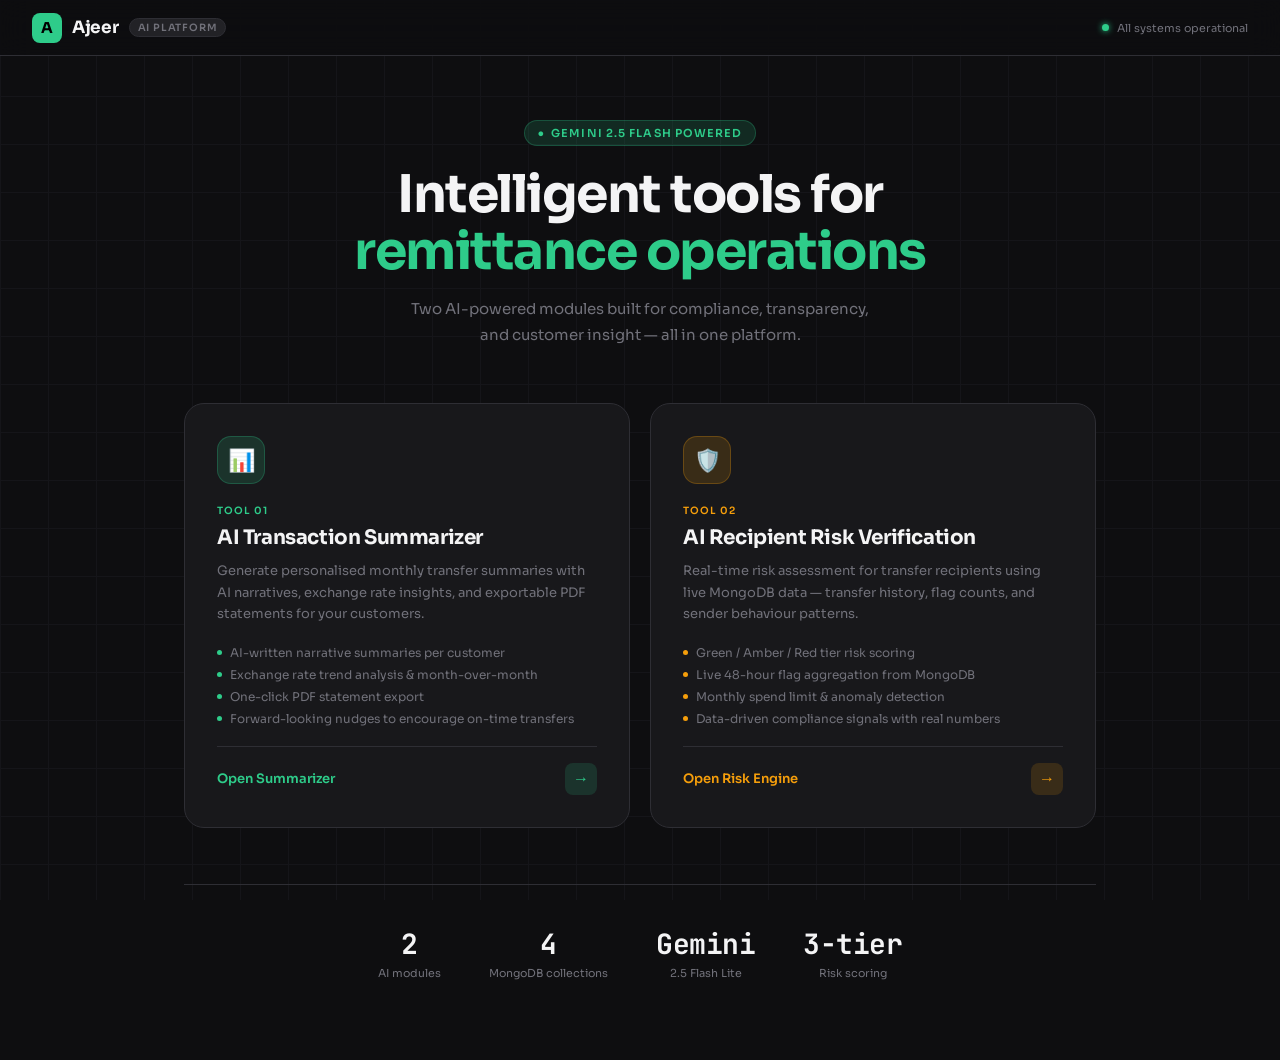
<file: templates/dashboard.html>
<!doctype html>
<html lang="en">
<head>
  <meta charset="UTF-8" />
  <meta name="viewport" content="width=device-width, initial-scale=1.0" />
  <title>Ajeer · AI Dashboard</title>
  <link rel="preconnect" href="https://fonts.googleapis.com">
  <link href="https://fonts.googleapis.com/css2?family=Sora:wght@300;400;500;600;700&family=JetBrains+Mono:wght@400;500&display=swap" rel="stylesheet">
  <style>
    *, *::before, *::after { box-sizing: border-box; margin: 0; padding: 0; }

    :root {
      --bg: #0e0e10;
      --surface: #18181b;
      --surface-2: #222226;
      --border: #2e2e34;
      --text: #f4f4f5;
      --text-muted: #71717a;
      --text-dim: #3f3f46;
      --green: #2ecc8a;
      --green-glow: rgba(46,204,138,0.15);
      --amber: #f59e0b;
      --amber-glow: rgba(245,158,11,0.15);
      --font: 'Sora', sans-serif;
      --mono: 'JetBrains Mono', monospace;
    }

    html, body {
      min-height: 100%;
      background: var(--bg);
      color: var(--text);
      font-family: var(--font);
      -webkit-font-smoothing: antialiased;
    }

    /* Subtle grid bg */
    body::before {
      content: '';
      position: fixed;
      inset: 0;
      background-image:
        linear-gradient(var(--border) 1px, transparent 1px),
        linear-gradient(90deg, var(--border) 1px, transparent 1px);
      background-size: 48px 48px;
      opacity: 0.25;
      pointer-events: none;
      z-index: 0;
    }

    /* ── Topbar ── */
    .topbar {
      position: sticky;
      top: 0;
      z-index: 10;
      background: rgba(14,14,16,0.85);
      backdrop-filter: blur(16px);
      border-bottom: 1px solid var(--border);
      padding: 0 32px;
      height: 56px;
      display: flex;
      align-items: center;
      justify-content: space-between;
    }
    .brand {
      display: flex;
      align-items: center;
      gap: 10px;
    }
    .brand-mark {
      width: 30px; height: 30px;
      background: var(--green);
      color: #000;
      font-weight: 700;
      font-size: 15px;
      border-radius: 8px;
      display: flex; align-items: center; justify-content: center;
    }
    .brand-name { font-weight: 700; font-size: 17px; letter-spacing: -0.3px; }
    .brand-pill {
      font-size: 10px;
      font-weight: 600;
      letter-spacing: 0.08em;
      text-transform: uppercase;
      background: var(--surface-2);
      border: 1px solid var(--border);
      color: var(--text-muted);
      padding: 2px 8px;
      border-radius: 99px;
    }
    .topbar-right {
      display: flex;
      align-items: center;
      gap: 8px;
    }
    .status-dot {
      width: 7px; height: 7px;
      border-radius: 50%;
      background: var(--green);
      box-shadow: 0 0 6px var(--green);
      animation: pulse 2s ease-in-out infinite;
    }
    @keyframes pulse {
      0%, 100% { opacity: 1; }
      50% { opacity: 0.4; }
    }
    .status-label { font-size: 11px; color: var(--text-muted); }

    /* ── Main ── */
    .main {
      position: relative;
      z-index: 1;
      max-width: 960px;
      margin: 0 auto;
      padding: 64px 24px 80px;
    }

    /* ── Hero ── */
    .hero {
      text-align: center;
      margin-bottom: 56px;
    }
    .hero-eyebrow {
      display: inline-flex;
      align-items: center;
      gap: 6px;
      font-size: 11px;
      font-weight: 600;
      letter-spacing: 0.1em;
      text-transform: uppercase;
      color: var(--green);
      margin-bottom: 20px;
      background: var(--green-glow);
      border: 1px solid rgba(46,204,138,0.25);
      padding: 5px 12px;
      border-radius: 99px;
    }
    .hero-title {
      font-size: clamp(32px, 5vw, 52px);
      font-weight: 700;
      letter-spacing: -1.5px;
      line-height: 1.1;
      margin-bottom: 16px;
    }
    .hero-title span { color: var(--green); }
    .hero-sub {
      font-size: 15px;
      color: var(--text-muted);
      max-width: 480px;
      margin: 0 auto;
      line-height: 1.7;
    }

    /* ── Cards grid ── */
    .cards-grid {
      display: grid;
      grid-template-columns: 1fr 1fr;
      gap: 20px;
    }
    @media (max-width: 640px) {
      .cards-grid { grid-template-columns: 1fr; }
    }

    .tool-card {
      background: var(--surface);
      border: 1px solid var(--border);
      border-radius: 20px;
      padding: 32px;
      display: flex;
      flex-direction: column;
      gap: 20px;
      text-decoration: none;
      color: inherit;
      position: relative;
      overflow: hidden;
      transition: border-color 0.25s, transform 0.2s, box-shadow 0.25s;
      cursor: pointer;
    }
    .tool-card::before {
      content: '';
      position: absolute;
      inset: 0;
      opacity: 0;
      transition: opacity 0.3s;
      border-radius: 20px;
    }
    .tool-card.green::before { background: radial-gradient(ellipse at top left, var(--green-glow), transparent 65%); }
    .tool-card.amber::before  { background: radial-gradient(ellipse at top left, var(--amber-glow), transparent 65%); }

    .tool-card:hover {
      transform: translateY(-4px);
    }
    .tool-card.green:hover {
      border-color: rgba(46,204,138,0.45);
      box-shadow: 0 20px 60px rgba(46,204,138,0.1);
    }
    .tool-card.amber:hover {
      border-color: rgba(245,158,11,0.45);
      box-shadow: 0 20px 60px rgba(245,158,11,0.1);
    }
    .tool-card:hover::before { opacity: 1; }

    .card-icon {
      width: 48px; height: 48px;
      border-radius: 14px;
      display: flex; align-items: center; justify-content: center;
      font-size: 22px;
      position: relative;
      z-index: 1;
      flex-shrink: 0;
    }
    .green .card-icon { background: var(--green-glow); border: 1px solid rgba(46,204,138,0.25); }
    .amber .card-icon  { background: var(--amber-glow); border: 1px solid rgba(245,158,11,0.25); }

    .card-body { position: relative; z-index: 1; flex: 1; }
    .card-label {
      font-size: 10px;
      font-weight: 600;
      letter-spacing: 0.1em;
      text-transform: uppercase;
      margin-bottom: 8px;
    }
    .green .card-label { color: var(--green); }
    .amber .card-label  { color: var(--amber); }

    .card-title {
      font-size: 20px;
      font-weight: 700;
      letter-spacing: -0.4px;
      margin-bottom: 10px;
    }
    .card-desc {
      font-size: 13px;
      color: var(--text-muted);
      line-height: 1.65;
    }

    .card-features {
      position: relative;
      z-index: 1;
      display: flex;
      flex-direction: column;
      gap: 7px;
    }
    .feature-row {
      display: flex;
      align-items: center;
      gap: 8px;
      font-size: 12px;
      color: var(--text-muted);
    }
    .feature-dot {
      width: 5px; height: 5px;
      border-radius: 50%;
      flex-shrink: 0;
    }
    .green .feature-dot { background: var(--green); }
    .amber .feature-dot  { background: var(--amber); }

    .card-cta {
      position: relative;
      z-index: 1;
      display: flex;
      align-items: center;
      justify-content: space-between;
      padding-top: 16px;
      border-top: 1px solid var(--border);
    }
    .cta-text {
      font-size: 13px;
      font-weight: 600;
    }
    .green .cta-text { color: var(--green); }
    .amber .cta-text  { color: var(--amber); }

    .cta-arrow {
      width: 32px; height: 32px;
      border-radius: 8px;
      display: flex; align-items: center; justify-content: center;
      font-size: 16px;
      transition: transform 0.2s;
    }
    .green .cta-arrow { background: var(--green-glow); color: var(--green); }
    .amber .cta-arrow  { background: var(--amber-glow); color: var(--amber); }
    .tool-card:hover .cta-arrow { transform: translateX(4px); }

    /* ── Stats strip ── */
    .stats-strip {
      display: flex;
      justify-content: center;
      gap: 48px;
      margin-top: 56px;
      padding-top: 40px;
      border-top: 1px solid var(--border);
    }
    .stat-item { text-align: center; }
    .stat-val {
      font-size: 28px;
      font-weight: 700;
      letter-spacing: -0.5px;
      font-family: var(--mono);
      color: var(--text);
    }
    .stat-label { font-size: 11px; color: var(--text-muted); margin-top: 4px; }

    @media (max-width: 480px) {
      .stats-strip { gap: 24px; }
      .stat-val { font-size: 22px; }
    }
  </style>
</head>
<body>

  <header class="topbar">
    <div class="brand">
      <div class="brand-mark">A</div>
      <span class="brand-name">Ajeer</span>
      <span class="brand-pill">AI Platform</span>
    </div>
    <div class="topbar-right">
      <div class="status-dot"></div>
      <span class="status-label">All systems operational</span>
    </div>
  </header>

  <main class="main">
    <div class="hero">
      <div class="hero-eyebrow">
        <span>●</span> Gemini 2.5 Flash Powered
      </div>
      <h1 class="hero-title">
        Intelligent tools for<br/><span>remittance operations</span>
      </h1>
      <p class="hero-sub">
        Two AI-powered modules built for compliance, transparency, and customer insight — all in one platform.
      </p>
    </div>

    <div class="cards-grid">

      <!-- Card 1: Summarizer -->
      <a href="/summarizer" class="tool-card green">
        <div class="card-icon">📊</div>
        <div class="card-body">
          <div class="card-label">Tool 01</div>
          <div class="card-title">AI Transaction Summarizer</div>
          <div class="card-desc">
            Generate personalised monthly transfer summaries with AI narratives, exchange rate insights, and exportable PDF statements for your customers.
          </div>
        </div>
        <div class="card-features">
          <div class="feature-row">
            <div class="feature-dot"></div>
            <span>AI-written narrative summaries per customer</span>
          </div>
          <div class="feature-row">
            <div class="feature-dot"></div>
            <span>Exchange rate trend analysis & month-over-month</span>
          </div>
          <div class="feature-row">
            <div class="feature-dot"></div>
            <span>One-click PDF statement export</span>
          </div>
          <div class="feature-row">
            <div class="feature-dot"></div>
            <span>Forward-looking nudges to encourage on-time transfers</span>
          </div>
        </div>
        <div class="card-cta">
          <span class="cta-text">Open Summarizer</span>
          <div class="cta-arrow">→</div>
        </div>
      </a>

      <!-- Card 2: Risk Verification -->
      <a href="/verify" class="tool-card amber">
        <div class="card-icon">🛡️</div>
        <div class="card-body">
          <div class="card-label">Tool 02</div>
          <div class="card-title">AI Recipient Risk Verification</div>
          <div class="card-desc">
            Real-time risk assessment for transfer recipients using live MongoDB data — transfer history, flag counts, and sender behaviour patterns.
          </div>
        </div>
        <div class="card-features">
          <div class="feature-row">
            <div class="feature-dot"></div>
            <span>Green / Amber / Red tier risk scoring</span>
          </div>
          <div class="feature-row">
            <div class="feature-dot"></div>
            <span>Live 48-hour flag aggregation from MongoDB</span>
          </div>
          <div class="feature-row">
            <div class="feature-dot"></div>
            <span>Monthly spend limit & anomaly detection</span>
          </div>
          <div class="feature-row">
            <div class="feature-dot"></div>
            <span>Data-driven compliance signals with real numbers</span>
          </div>
        </div>
        <div class="card-cta">
          <span class="cta-text">Open Risk Engine</span>
          <div class="cta-arrow">→</div>
        </div>
      </a>

    </div>

    <div class="stats-strip">
      <div class="stat-item">
        <div class="stat-val">2</div>
        <div class="stat-label">AI modules</div>
      </div>
      <div class="stat-item">
        <div class="stat-val">4</div>
        <div class="stat-label">MongoDB collections</div>
      </div>
      <div class="stat-item">
        <div class="stat-val">Gemini</div>
        <div class="stat-label">2.5 Flash Lite</div>
      </div>
      <div class="stat-item">
        <div class="stat-val">3-tier</div>
        <div class="stat-label">Risk scoring</div>
      </div>
    </div>
  </main>

</body>
</html>
</file>
